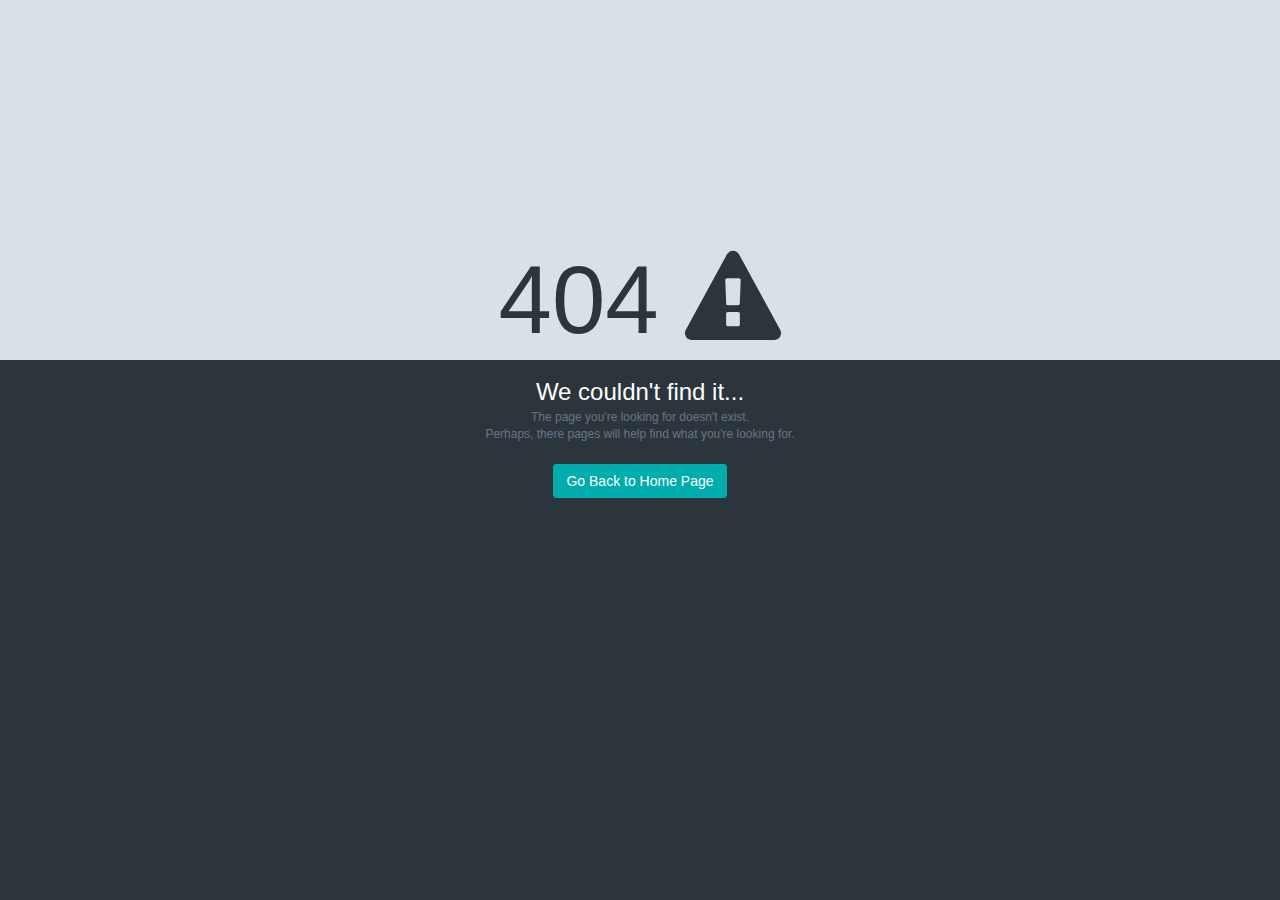
<file: index.html>
<!doctype html>
<html lang="en" ng-app="app">
<head>
  <meta charset="UTF-8">
  <meta name="fragment" content="!">
  <meta name="apple-mobile-web-app-status-bar-style" content="black">
  <meta name="apple-mobile-web-app-capable" content="yes">
  <meta name="fragment" content="!">
  <meta name="viewport" content="width=device-width, initial-scale=1.0, maximum-scale=1.0, user-scalable=0" />
  <meta name="trustpilot-one-time-domain-verification-id" content="WcFjlzFYg1TQQHXf6xa4cWoTefgimAqQYO1298I2"/>
  <link rel="stylesheet" href="/fonts/futura/stylesheet.css">
  <link rel="apple-touch-icon" sizes="57x57" href="/apple-icon-57x57.png">
  <link rel="apple-touch-icon" sizes="60x60" href="/apple-icon-60x60.png">
  <link rel="apple-touch-icon" sizes="72x72" href="/apple-icon-72x72.png">
  <link rel="apple-touch-icon" sizes="76x76" href="/apple-icon-76x76.png">
  <link rel="apple-touch-icon" sizes="114x114" href="/apple-icon-114x114.png">
  <link rel="apple-touch-icon" sizes="120x120" href="/apple-icon-120x120.png">
  <link rel="apple-touch-icon" sizes="144x144" href="/apple-icon-144x144.png">
  <link rel="apple-touch-icon" sizes="152x152" href="/apple-icon-152x152.png">
  <link rel="apple-touch-icon" sizes="180x180" href="/apple-icon-180x180.png">
  <link rel="icon" type="image/png" sizes="192x192"  href="/android-icon-192x192.png">
  <link rel="icon" type="image/png" sizes="32x32" href="/favicon-32x32.png">
  <link rel="icon" type="image/png" sizes="96x96" href="/favicon-96x96.png">
  <link rel="icon" type="image/png" sizes="16x16" href="/favicon-16x16.png">
  <link rel="manifest" href="/manifest.json">
  <meta name="msapplication-TileColor" content="#ffffff">
  <meta name="msapplication-TileImage" content="/ms-icon-144x144.png">
  <meta name="theme-color" content="#ffffff">
  <base href="/">
  <title ng-bind="$root.pageTitle">BOTX</title>
</head>
<body class="{{$root.bodyClass}}">
  <ui-view></ui-view>
  <global-spinner></global-spinner>
  <!-- Start Single Page Apps for GitHub Pages -->
    <script type="text/javascript">
      // Single Page Apps for GitHub Pages
      // https://github.com/rafrex/spa-github-pages
      // Copyright (c) 2016 Rafael Pedicini, licensed under the MIT License
      // ----------------------------------------------------------------------
      // This script checks to see if a redirect is present in the query string
      // and converts it back into the correct url and adds it to the
      // browser's history using window.history.replaceState(...),
      // which won't cause the browser to attempt to load the new url.
      // When the single page app is loaded further down in this file,
      // the correct url will be waiting in the browser's history for
      // the single page app to route accordingly.
      (function(l) {
        if (l.search) {
          var q = {};
          l.search.slice(1).split('&').forEach(function(v) {
            var a = v.split('=');
            q[a[0]] = a.slice(1).join('=').replace(/~and~/g, '&');
          });
          if (q.p !== undefined) {
            window.history.replaceState(null, null,
              l.pathname.slice(0, -1) + (q.p || '') +
              (q.q ? ('?' + q.q) : '') +
              l.hash
            );
          }
        }
      }(window.location))
    </script>
    <!-- End Single Page Apps for GitHub Pages -->
  <script src="bundle.js"></script>

  
  <!-- ANALYTICS -->
  <script>
    (function(i,s,o,g,r,a,m){i['GoogleAnalyticsObject']=r;i[r]=i[r]||function(){
    (i[r].q=i[r].q||[]).push(arguments)},i[r].l=1*new Date();a=s.createElement(o),
    m=s.getElementsByTagName(o)[0];a.async=1;a.src=g;m.parentNode.insertBefore(a,m)
    })(window,document,'script','https://www.google-analytics.com/analytics.js','ga');

    ga('create', 'UA-91014429-1', 'auto');
    ga('send', 'pageview');

  </script>
  <!-- Yandex.Metrika counter --> <script type="text/javascript"> (function (d, w, c) { (w[c] = w[c] || []).push(function() { try { w.yaCounter42399099 = new Ya.Metrika({ id:42399099, clickmap:true, trackLinks:true, accurateTrackBounce:true, webvisor:true, trackHash:true, ut:"noindex", ecommerce:"dataLayer" }); } catch(e) { } }); var n = d.getElementsByTagName("script")[0], s = d.createElement("script"), f = function () { n.parentNode.insertBefore(s, n); }; s.type = "text/javascript"; s.async = true; s.src = "https://mc.yandex.ru/metrika/watch.js"; if (w.opera == "[object Opera]") { d.addEventListener("DOMContentLoaded", f, false); } else { f(); } })(document, window, "yandex_metrika_callbacks"); </script> <!-- /Yandex.Metrika counter -->

</body>
</html>
</file>
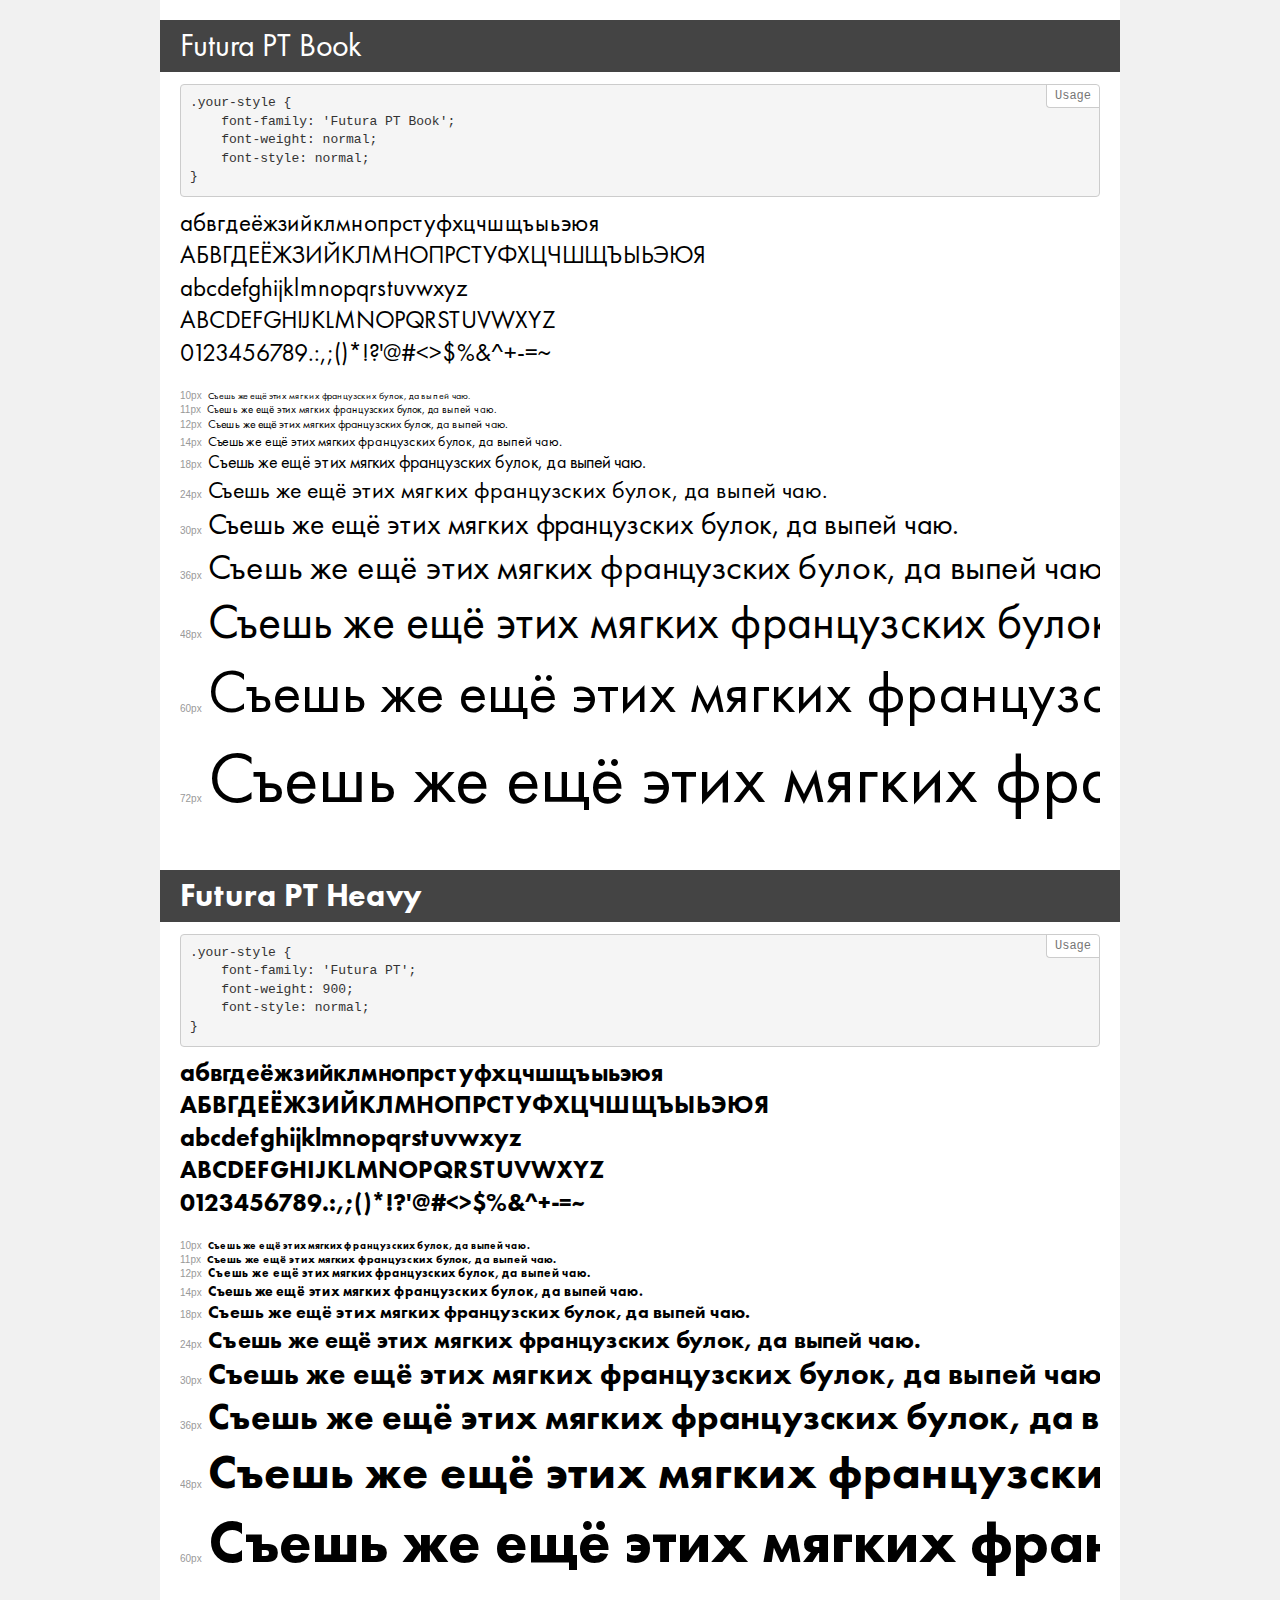
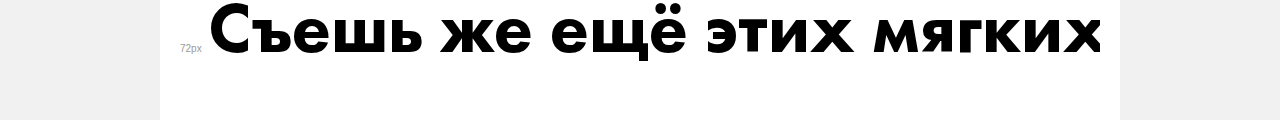
<file: fonts/futura/demo.html>
<!DOCTYPE html>
<html>
<head>
	<meta charset="utf-8">
	<meta http-equiv="X-UA-Compatible" content="IE=edge">
	<meta name="viewport" content="width=device-width, initial-scale=1">
	<meta name="robots" content="noindex, noarchive">
	<title>Transfonter demo</title>
	<link href="stylesheet.css" rel="stylesheet">
	<style>
		/*
		http://meyerweb.com/eric/tools/css/reset/
		v2.0 | 20110126
		License: none (public domain)
		*/
		html, body, div, span, applet, object, iframe,
		h1, h2, h3, h4, h5, h6, p, blockquote, pre,
		a, abbr, acronym, address, big, cite, code,
		del, dfn, em, img, ins, kbd, q, s, samp,
		small, strike, strong, sub, sup, tt, var,
		b, u, i, center,
		dl, dt, dd, ol, ul, li,
		fieldset, form, label, legend,
		table, caption, tbody, tfoot, thead, tr, th, td,
		article, aside, canvas, details, embed,
		figure, figcaption, footer, header, hgroup,
		menu, nav, output, ruby, section, summary,
		time, mark, audio, video {
			margin: 0;
			padding: 0;
			border: 0;
			font-size: 100%;
			font: inherit;
			vertical-align: baseline;
		}
		/* HTML5 display-role reset for older browsers */
		article, aside, details, figcaption, figure,
		footer, header, hgroup, menu, nav, section {
			display: block;
		}
		body {
			line-height: 1;
		}
		ol, ul {
			list-style: none;
		}
		blockquote, q {
			quotes: none;
		}
		blockquote:before, blockquote:after,
		q:before, q:after {
			content: '';
			content: none;
		}
		table {
			border-collapse: collapse;
			border-spacing: 0;
		}
		/* common styles */
		body {
			background: #f1f1f1;
			color: #000;
		}
		.page {
			background: #fff;
			width: 920px;
			margin: 0 auto;
			padding: 20px 20px 0 20px;
			overflow: hidden;
		}
		.font-container {
			overflow-x: auto;
			overflow-y: hidden;
			margin-bottom: 40px;
			line-height: 1.3;
			white-space: nowrap;
			padding-bottom: 5px;
		}
		h1 {
			position: relative;
			background: #444;
			font-size: 32px;
			color: #fff;
			padding: 10px 20px;
			margin: 0 -20px 12px -20px;
		}
		.letters {
			font-size: 25px;
			margin-bottom: 20px;
		}
		.s10:before {
			content: '10px';
		}
		.s11:before {
			content: '11px';
		}
		.s12:before {
			content: '12px';
		}
		.s14:before {
			content: '14px';
		}
		.s18:before {
			content: '18px';
		}
		.s24:before {
			content: '24px';
		}
		.s30:before {
			content: '30px';
		}
		.s36:before {
			content: '36px';
		}
		.s48:before {
			content: '48px';
		}
		.s60:before {
			content: '60px';
		}
		.s72:before {
			content: '72px';
		}
		.s10:before, .s11:before, .s12:before, .s14:before,
		.s18:before, .s24:before, .s30:before, .s36:before,
		.s48:before, .s60:before, .s72:before {
			font-family: Arial, sans-serif;
			font-size: 10px;
			font-weight: normal;
			font-style: normal;
			color: #999;
			padding-right: 6px;
		}
		pre {
			display: block;
			position: relative;
			padding: 9px;
			margin: 0 0 10px;
			font-family: Monaco, Menlo, Consolas, "Courier New", monospace !important;
			font-size: 13px;
			line-height: 1.428571429;
			color: #333;
			font-weight: normal !important;
			font-style: normal !important;
			background-color: #f5f5f5;
			border: 1px solid #ccc;
			overflow-x: auto;
			border-radius: 4px;
		}
		pre:after {
			display: block;
			position: absolute;
			right: 0;
			top: 0;
			content: 'Usage';
			line-height: 1;
			padding: 5px 8px;
			font-size: 12px;
			color: #767676;
			background-color: #fff;
			border: 1px solid #ccc;
			border-right: none;
			border-top: none;
			border-radius: 0 4px 0 4px;
			z-index: 10;
		}
		/* responsive */
		@media (max-width: 959px) {
			.page {
				width: auto;
				margin: 0;
			}
		}
	</style>
</head>
<body>
<div class="page">
	<div class="demo" style="font-family: 'Futura PT Book'; font-weight: normal; font-style: normal;">
		<h1>Futura PT Book</h1>
		<pre>.your-style {
    font-family: 'Futura PT Book';
    font-weight: normal;
    font-style: normal;
}</pre>
		<div class="font-container">
			<p class="letters">
				абвгдеёжзийклмнопрстуфхцчшщъыьэюя <br />
				АБВГДЕЁЖЗИЙКЛМНОПРСТУФХЦЧШЩЪЫЬЭЮЯ <br />
				abcdefghijklmnopqrstuvwxyz <br />
				ABCDEFGHIJKLMNOPQRSTUVWXYZ <br />				0123456789.:,;()*!?'@#<>$%&^+-=~
			</p>
			<p class="s10" style="font-size: 10px;">Съешь же ещё этих мягких французских булок, да выпей чаю.</p>
			<p class="s11" style="font-size: 11px;">Съешь же ещё этих мягких французских булок, да выпей чаю.</p>
			<p class="s12" style="font-size: 12px;">Съешь же ещё этих мягких французских булок, да выпей чаю.</p>
			<p class="s14" style="font-size: 14px;">Съешь же ещё этих мягких французских булок, да выпей чаю.</p>
			<p class="s18" style="font-size: 18px;">Съешь же ещё этих мягких французских булок, да выпей чаю.</p>
			<p class="s24" style="font-size: 24px;">Съешь же ещё этих мягких французских булок, да выпей чаю.</p>
			<p class="s30" style="font-size: 30px;">Съешь же ещё этих мягких французских булок, да выпей чаю.</p>
			<p class="s36" style="font-size: 36px;">Съешь же ещё этих мягких французских булок, да выпей чаю.</p>
			<p class="s48" style="font-size: 48px;">Съешь же ещё этих мягких французских булок, да выпей чаю.</p>
			<p class="s60" style="font-size: 60px;">Съешь же ещё этих мягких французских булок, да выпей чаю.</p>
			<p class="s72" style="font-size: 72px;">Съешь же ещё этих мягких французских булок, да выпей чаю.</p>
		</div>
	</div>
	<div class="demo" style="font-family: 'Futura PT'; font-weight: 900; font-style: normal;">
		<h1>Futura PT Heavy</h1>
		<pre>.your-style {
    font-family: 'Futura PT';
    font-weight: 900;
    font-style: normal;
}</pre>
		<div class="font-container">
			<p class="letters">
				абвгдеёжзийклмнопрстуфхцчшщъыьэюя <br />
				АБВГДЕЁЖЗИЙКЛМНОПРСТУФХЦЧШЩЪЫЬЭЮЯ <br />
				abcdefghijklmnopqrstuvwxyz <br />
				ABCDEFGHIJKLMNOPQRSTUVWXYZ <br />				0123456789.:,;()*!?'@#<>$%&^+-=~
			</p>
			<p class="s10" style="font-size: 10px;">Съешь же ещё этих мягких французских булок, да выпей чаю.</p>
			<p class="s11" style="font-size: 11px;">Съешь же ещё этих мягких французских булок, да выпей чаю.</p>
			<p class="s12" style="font-size: 12px;">Съешь же ещё этих мягких французских булок, да выпей чаю.</p>
			<p class="s14" style="font-size: 14px;">Съешь же ещё этих мягких французских булок, да выпей чаю.</p>
			<p class="s18" style="font-size: 18px;">Съешь же ещё этих мягких французских булок, да выпей чаю.</p>
			<p class="s24" style="font-size: 24px;">Съешь же ещё этих мягких французских булок, да выпей чаю.</p>
			<p class="s30" style="font-size: 30px;">Съешь же ещё этих мягких французских булок, да выпей чаю.</p>
			<p class="s36" style="font-size: 36px;">Съешь же ещё этих мягких французских булок, да выпей чаю.</p>
			<p class="s48" style="font-size: 48px;">Съешь же ещё этих мягких французских булок, да выпей чаю.</p>
			<p class="s60" style="font-size: 60px;">Съешь же ещё этих мягких французских булок, да выпей чаю.</p>
			<p class="s72" style="font-size: 72px;">Съешь же ещё этих мягких французских булок, да выпей чаю.</p>
		</div>
	</div>
</div>
</body>
</html>
</file>
<file: fonts/futura/stylesheet.css>
/* This stylesheet generated by Transfonter (https://transfonter.org) on September 27, 2017 2:47 PM */

@font-face {
	font-family: 'Futura PT Book';
	src: url('FuturaPT-Book.eot');
	src: url('FuturaPT-Book.eot?#iefix') format('embedded-opentype'),
		url('FuturaPT-Book.woff2') format('woff2'),
		url('FuturaPT-Book.woff') format('woff'),
		url('FuturaPT-Book.ttf') format('truetype'),
		url('FuturaPT-Book.svg#FuturaPT-Book') format('svg');
	font-weight: normal;
	font-style: normal;
}

@font-face {
	font-family: 'Futura PT';
	src: url('FuturaPT-Heavy.eot');
	src: url('FuturaPT-Heavy.eot?#iefix') format('embedded-opentype'),
		url('FuturaPT-Heavy.woff2') format('woff2'),
		url('FuturaPT-Heavy.woff') format('woff'),
		url('FuturaPT-Heavy.ttf') format('truetype'),
		url('FuturaPT-Heavy.svg#FuturaPT-Heavy') format('svg');
	font-weight: 900;
	font-style: normal;
}
</file>
